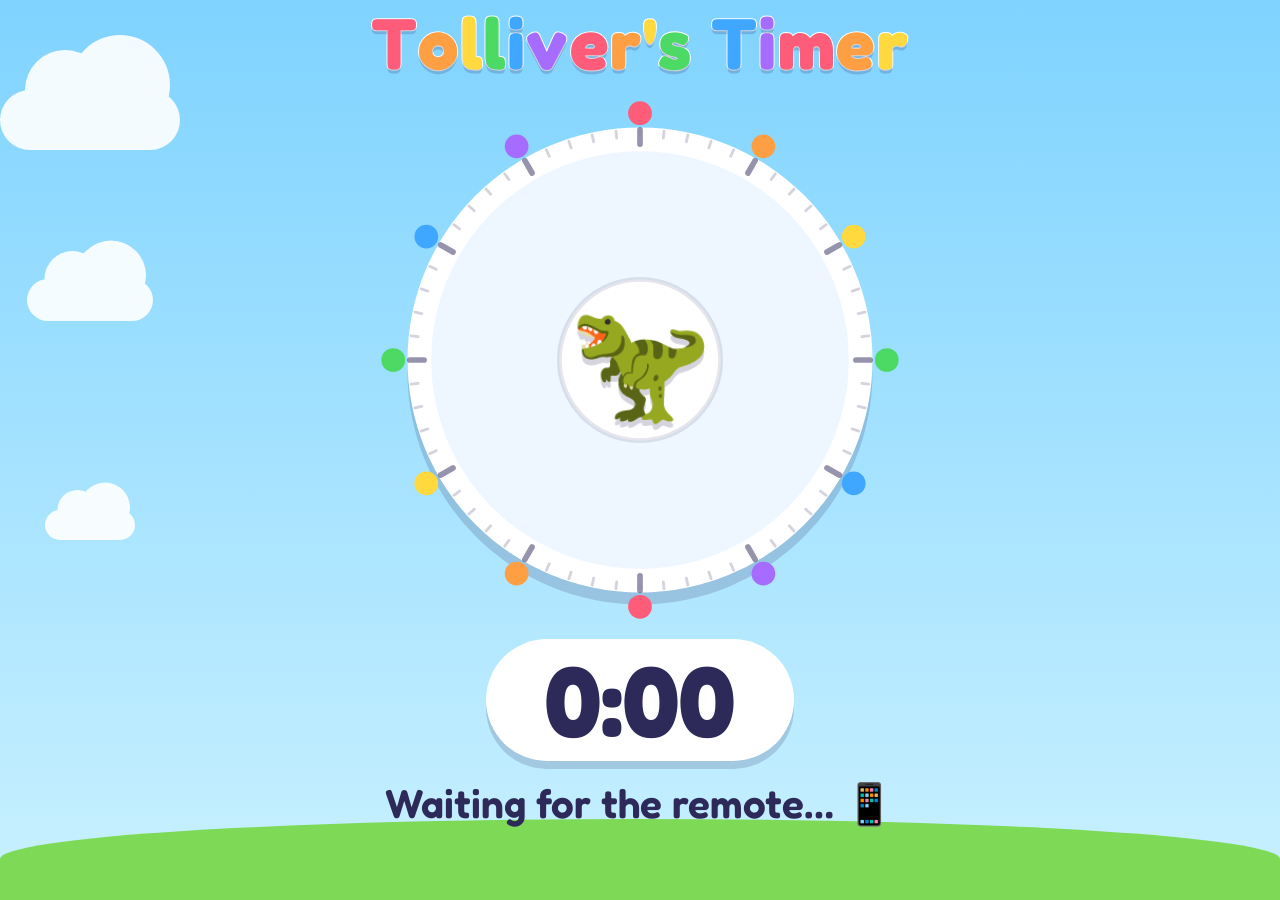
<file: tv.html>
<!doctype html>
<html lang="en">
<head>
  <meta charset="utf-8">
  <meta name="viewport" content="width=device-width, initial-scale=1">
  <title>Tolliver's Timer — TV</title>
  <link rel="preconnect" href="https://fonts.googleapis.com">
  <link rel="stylesheet" href="https://fonts.googleapis.com/css2?family=Fredoka:wght@500;600;700&display=swap">
  <link rel="stylesheet" href="css/style.css">
  <style>
    body { height: 100vh; overflow: hidden; }
    main {
      position: relative; z-index: 1;
      height: 100vh;
      display: flex; flex-direction: column; align-items: center; justify-content: center;
      gap: 2vh; padding: 3vh 4vw 10vh;
    }
    .title { font-size: 8vh; }
    .face-wrap { width: min(58vh, 80vw); }
    .digits { font-size: 11vh; }
    .message { font-size: 4.5vh; }
    .status {
      position: fixed; right: 2vw; bottom: 1.5vh; z-index: 2;
      font-size: 2vh; opacity: 0.6;
    }
  </style>
</head>
<body>
  <div class="sky"><div class="cloud c1"></div><div class="cloud c2"></div><div class="cloud c3"></div></div>
  <div class="grass"></div>
  <main>
    <h1 class="title" id="title">Tolliver's Timer</h1>
    <div class="face-wrap" id="face"></div>
    <div class="digits" id="digits">0:00</div>
    <div class="message" id="message">Waiting for the remote… 📱</div>
  </main>
  <div class="status" id="status"></div>

  <script src="js/config.js"></script>
  <script src="js/face.js"></script>
  <script src="js/receiver.js"></script>
</body>
</html>
</file>
<file: css/style.css>
:root {
  --sky-top: #7fd3ff;
  --sky-bottom: #c9f1ff;
  --grass: #7ed957;
  --ink: #2d2a5a;
  --card: #ffffff;
  --red: #ff5c7a;
  --orange: #ff9f43;
  --yellow: #ffd93d;
  --green: #4cd964;
  --blue: #3fa7ff;
  --purple: #a66cff;
  --shadow: 0 8px 0 rgba(45, 42, 90, 0.18);
}

* { box-sizing: border-box; }

html, body {
  margin: 0;
  height: 100%;
}

body {
  font-family: 'Fredoka', 'Comic Sans MS', 'Chalkboard SE', system-ui, sans-serif;
  color: var(--ink);
  background: linear-gradient(180deg, var(--sky-top), var(--sky-bottom));
  background-color: var(--sky-top);
  overflow-x: hidden;
}

/* ---------- Floating clouds & grass ---------- */
.sky {
  position: fixed;
  inset: 0;
  pointer-events: none;
  z-index: 0;
  overflow: hidden;
}
.cloud {
  position: absolute;
  width: 180px;
  height: 60px;
  background: #fff;
  border-radius: 60px;
  opacity: 0.9;
  animation: drift linear infinite;
}
.cloud::before, .cloud::after {
  content: '';
  position: absolute;
  background: #fff;
  border-radius: 50%;
}
.cloud::before { width: 80px; height: 80px; top: -40px; left: 25px; }
.cloud::after  { width: 100px; height: 100px; top: -55px; left: 70px; }
.cloud.c1 { top: 10%; animation-duration: 70s; animation-delay: -10s; }
.cloud.c2 { top: 30%; transform: scale(0.7); animation-duration: 95s; animation-delay: -50s; }
.cloud.c3 { top: 55%; transform: scale(0.5); animation-duration: 120s; animation-delay: -80s; }
@keyframes drift {
  from { left: -250px; }
  to   { left: 110%; }
}
.grass {
  position: fixed;
  left: 0; right: 0; bottom: 0;
  height: 9vh;
  background:
    radial-gradient(circle at 10% 0, var(--grass) 30px, transparent 31px),
    var(--grass);
  border-top-left-radius: 50% 40px;
  border-top-right-radius: 50% 40px;
  z-index: 0;
  pointer-events: none;
}

/* ---------- Title ---------- */
.title {
  font-weight: 700;
  text-align: center;
  margin: 0;
  letter-spacing: 0.02em;
  line-height: 1.05;
  text-shadow: 0 4px 0 rgba(45, 42, 90, 0.2);
}
.title span {
  display: inline-block;
  animation: bounce 2.4s ease-in-out infinite;
  -webkit-text-stroke: 2px #fff;
  paint-order: stroke fill;
}
@keyframes bounce {
  0%, 100% { transform: translateY(0) rotate(-2deg); }
  50%      { transform: translateY(-8px) rotate(2deg); }
}

/* ---------- Timer face (shared) ---------- */
.face {
  position: relative;
  width: 100%;
  aspect-ratio: 1 / 1;
}
.face svg { width: 100%; height: 100%; display: block; overflow: visible; }
.face .center {
  position: absolute;
  inset: 0;
  display: flex;
  flex-direction: column;
  align-items: center;
  justify-content: center;
  pointer-events: none;
}
.face .buddy {
  font-size: 22cqw;
  line-height: 1;
  filter: drop-shadow(0 6px 0 rgba(45, 42, 90, 0.2));
  animation: wiggle 1.6s ease-in-out infinite;
}
.face.paused .buddy, .face.idle .buddy { animation: none; }
.face.done .buddy { animation: jump 0.6s ease-in-out infinite; }
@keyframes wiggle {
  0%, 100% { transform: rotate(-6deg); }
  50%      { transform: rotate(6deg); }
}
@keyframes jump {
  0%, 100% { transform: translateY(0) scale(1); }
  50%      { transform: translateY(-14%) scale(1.1); }
}
.face-wrap { container-type: inline-size; }

.digits {
  font-weight: 700;
  font-variant-numeric: tabular-nums;
  text-align: center;
  line-height: 1;
  background: var(--card);
  border-radius: 999px;
  box-shadow: var(--shadow);
  padding: 0.12em 0.6em;
  display: inline-block;
}
.message {
  text-align: center;
  font-weight: 600;
  min-height: 1.3em;
}

/* ---------- Confetti ---------- */
.confetti {
  position: fixed;
  inset: 0;
  pointer-events: none;
  z-index: 50;
  overflow: hidden;
}
.confetti i {
  position: absolute;
  top: -10vh;
  font-style: normal;
  animation: fall linear forwards;
}
@keyframes fall {
  to { transform: translateY(120vh) rotate(720deg); }
}
</file>
